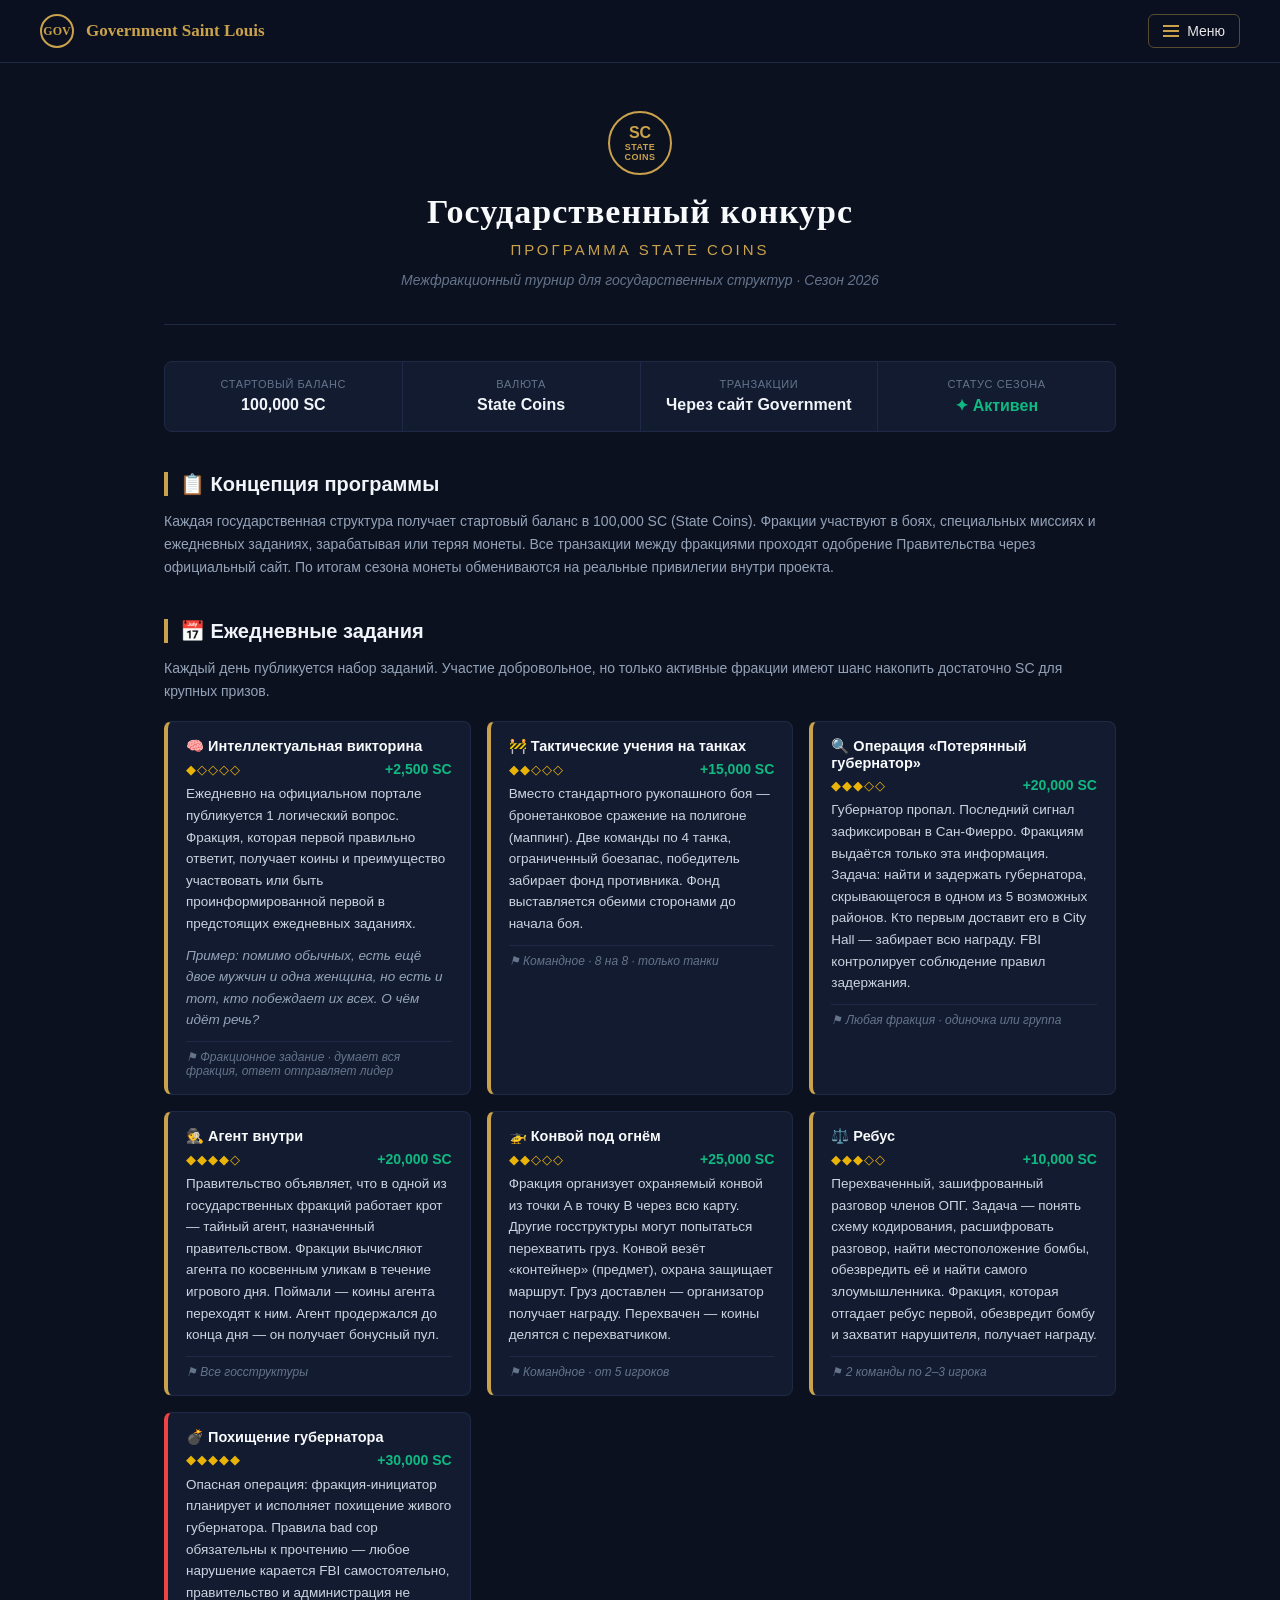
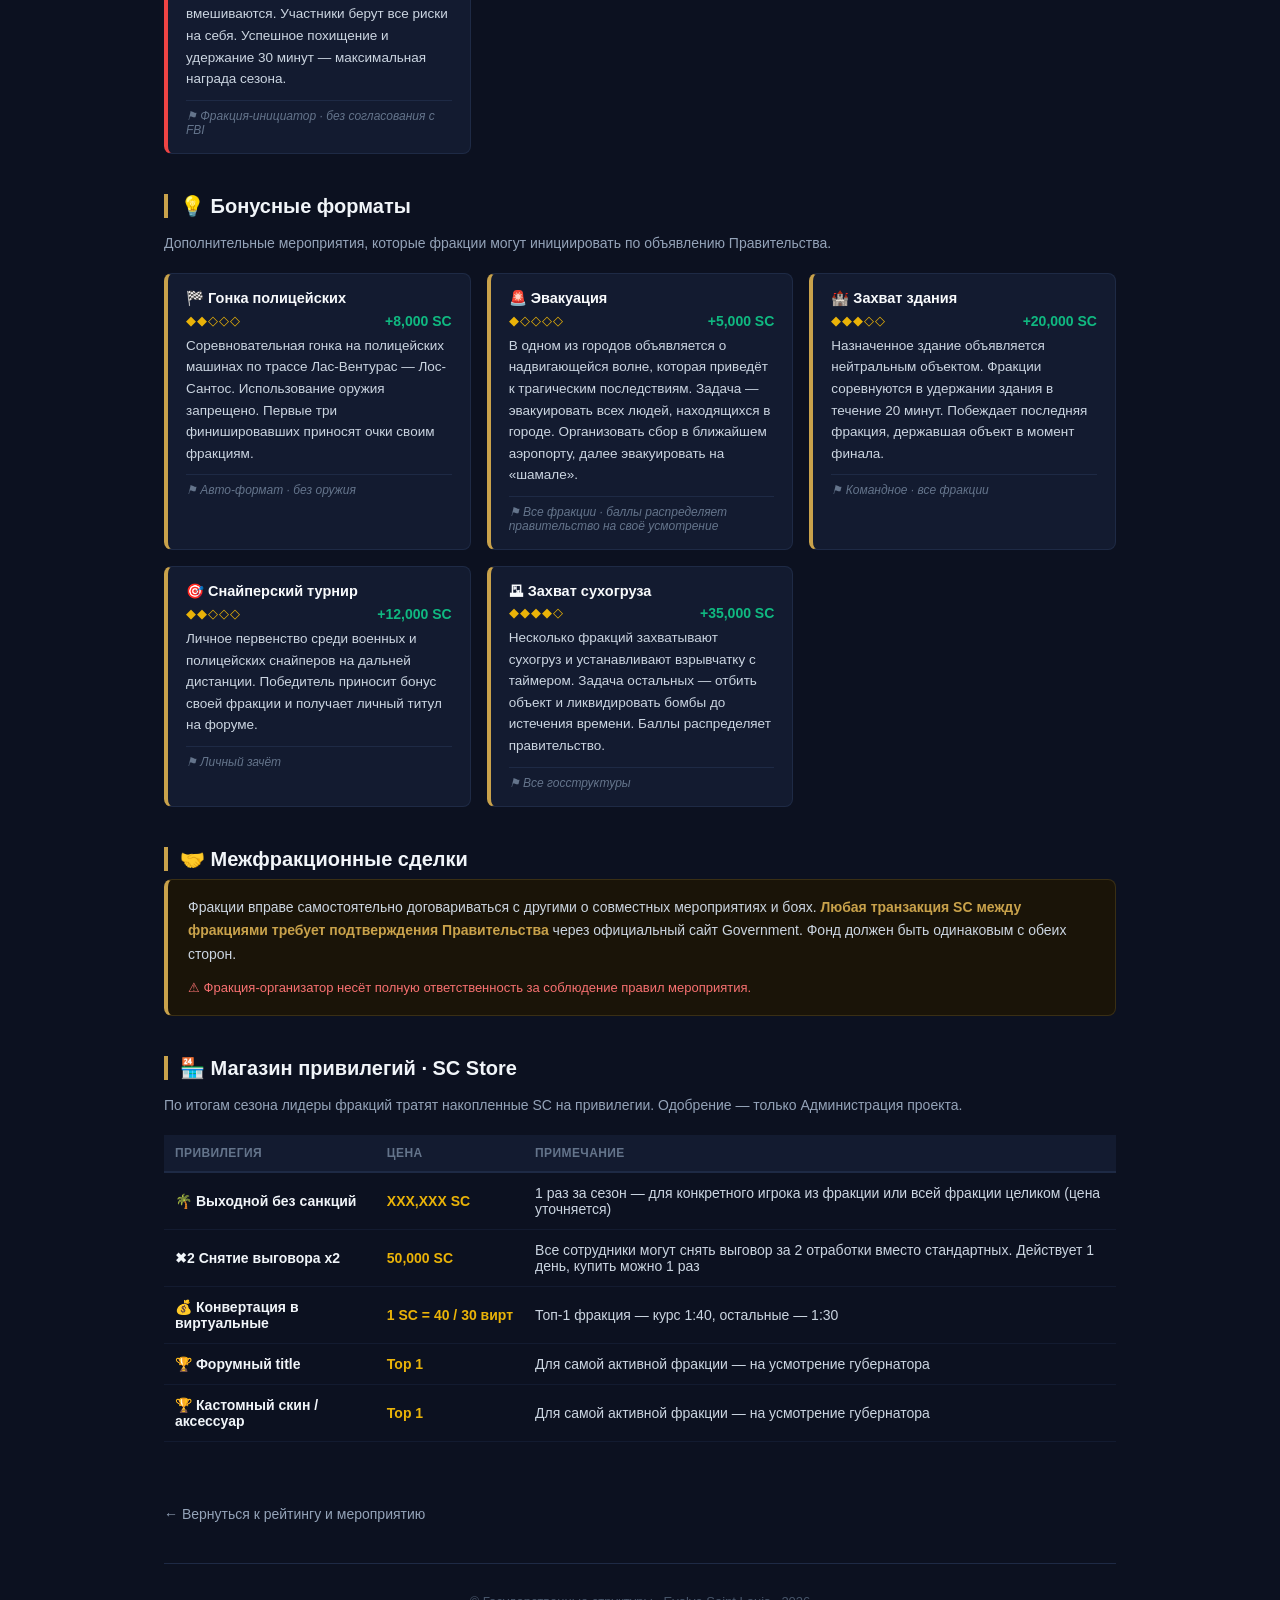
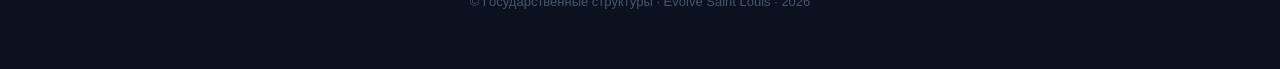
<file: sc-rules.html>
<!DOCTYPE html>
<html lang="ru">
<head>
    <meta charset="UTF-8">
    <meta name="viewport" content="width=device-width, initial-scale=1.0">
    <title>Правила программы State Coins | Government Saint Louis</title>
    <link rel="icon" type="image/x-icon" href="favicon.ico">
    <style>
        *, *::before, *::after { box-sizing: border-box; margin: 0; padding: 0; }

        body {
            background-color: #0c1120;
            color: #e2e8f0;
            font-family: 'Segoe UI', Roboto, Helvetica, Arial, sans-serif;
            min-height: 100vh;
        }

        /* NAVBAR */
        .navbar {
            display: flex;
            justify-content: space-between;
            align-items: center;
            background: rgba(12, 17, 32, 0.97);
            padding: 14px 40px;
            border-bottom: 1px solid #1e2a45;
            position: sticky; top: 0; z-index: 50;
        }
        .navbar-brand {
            display: flex; align-items: center; gap: 12px;
            font-family: Georgia, 'Times New Roman', serif;
            font-size: 17px; font-weight: bold; color: #C9A24B;
            text-decoration: none;
        }
        .navbar-brand .brand-seal {
            width: 34px; height: 34px; border-radius: 50%;
            border: 2px solid #C9A24B;
            display: flex; align-items: center; justify-content: center;
            font-size: 12px; font-weight: 900; color: #C9A24B;
        }
        /* Collapsible menu — same site-menu-wrap system as
           index.html / prosecutors.html / events.html, replacing
           the old flat .nav-links row entirely (not just below a
           breakpoint) so behavior is identical everywhere. */
        .site-menu-wrap { position: relative; display: flex; align-items: center; gap: 10px; }
        .site-menu-toggle {
            display: flex; align-items: center; gap: 8px; background: transparent; cursor: pointer;
            border: 1px solid rgba(201,162,75,0.4); border-radius: 6px; padding: 8px 14px;
            color: #e8e8e8; font-family: inherit; font-size: 14px;
        }
        .site-menu-toggle:hover { border-color: #C9A24B; }
        .site-menu-toggle .bars { display: flex; flex-direction: column; gap: 3px; }
        .site-menu-toggle .bars span { width: 16px; height: 2px; background: #C9A24B; display: block; }
        .site-menu-panel {
            position: absolute; top: calc(100% + 10px); right: 0; min-width: 240px;
            background: #11151d; border: 1px solid rgba(201,162,75,0.3); border-radius: 8px;
            padding: 8px; display: none; flex-direction: column; gap: 2px; z-index: 200;
            box-shadow: 0 12px 30px rgba(0,0,0,0.4);
        }
        .site-menu-panel.open { display: flex; }
        .site-menu-panel a {
            color: #ccc; text-decoration: none; padding: 10px 12px; border-radius: 6px; font-size: 14px;
        }
        .site-menu-panel a:hover { background: rgba(201,162,75,0.12); color: #C9A24B; }
        .site-menu-panel a.active { color: #C9A24B; font-weight: bold; }

        /* PAGE HEADER */
        .container { max-width: 1000px; margin: 0 auto; padding: 0 24px 60px; }

        .page-hero {
            text-align: center; padding: 48px 24px 36px;
            border-bottom: 1px solid #1e2a45; margin-bottom: 36px;
        }
        .page-hero .seal {
            width: 64px; height: 64px; border-radius: 50%;
            border: 2px solid #C9A24B; margin: 0 auto 18px;
            display: flex; align-items: center; justify-content: center;
            flex-direction: column; color: #C9A24B; font-weight: 800;
        }
        .page-hero .seal span { font-size: 9px; font-weight: 600; letter-spacing: 0.5px; }
        .page-hero h1 {
            font-family: Georgia, 'Times New Roman', serif;
            font-size: 34px; color: #f8fafc; letter-spacing: 1px; margin-bottom: 10px;
        }
        .page-hero .subtitle { color: #C9A24B; font-size: 15px; letter-spacing: 3px; text-transform: uppercase; margin-bottom: 14px; }
        .page-hero .season-line { color: #64748b; font-size: 14px; font-style: italic; }

        .back-link {
            display: inline-flex; align-items: center; gap: 6px;
            color: #94a3b8; text-decoration: none; font-size: 14px;
            margin: 24px 0 0; transition: color 0.2s;
        }
        .back-link:hover { color: #C9A24B; }

        /* Reused component styles */
        .program-stats-bar {
            display: grid; grid-template-columns: repeat(auto-fit, minmax(150px, 1fr));
            gap: 1px; background: #1e2a45; border-radius: 8px; overflow: hidden;
            border: 1px solid #1e2a45; margin-bottom: 40px;
        }
        .program-stat { background: #131b30; padding: 16px 18px; text-align: center; }
        .program-stat .ps-label { font-size: 11px; color: #64748b; text-transform: uppercase; letter-spacing: 0.6px; margin-bottom: 6px; }
        .program-stat .ps-value { font-size: 16px; font-weight: 800; color: #f1f5f9; }
        .program-stat.ps-active .ps-value { color: #10b981; }

        .pr-subsection { margin-bottom: 40px; }
        .pr-subsection h3 {
            color: #f1f5f9; font-size: 20px; margin-bottom: 8px;
            border-left: 4px solid #C9A24B; padding-left: 12px;
        }
        .pr-subsection .pr-lead { color: #94a3b8; font-size: 14px; margin: 14px 0 18px; line-height: 1.65; }

        .tasks-grid { display: grid; grid-template-columns: repeat(auto-fill, minmax(280px, 1fr)); gap: 16px; }
        .task-card {
            background: #131b30; border: 1px solid #1e2a45; border-left: 4px solid #C9A24B;
            border-radius: 8px; padding: 16px 18px;
        }
        .task-card.tier-danger { border-left-color: #ef4444; }
        .task-card-head { display: flex; justify-content: space-between; align-items: center; gap: 10px; margin-bottom: 6px; }
        .task-name { font-weight: 700; color: #f8fafc; font-size: 14.5px; }
        .task-diff { color: #eab308; font-size: 13px; letter-spacing: 1px; }
        .task-reward { color: #10b981; font-weight: 800; font-size: 14px; white-space: nowrap; }
        .task-desc { color: #cbd5e1; font-size: 13.5px; line-height: 1.6; margin-bottom: 10px; }
        .task-desc.task-example { font-style: italic; color: #94a3b8; }
        .task-tag { color: #64748b; font-size: 12px; font-style: italic; border-top: 1px solid #1e2a45; padding-top: 8px; }

        .deals-note {
            background: #1a1408; border: 1px solid #3a2f14; border-left: 4px solid #C9A24B;
            border-radius: 8px; padding: 16px 20px; color: #cbd5e1; font-size: 14px; line-height: 1.7;
        }
        .deals-note strong { color: #C9A24B; }
        .deals-warn { color: #f87171; font-size: 13px; margin-top: 10px; }

        .store-table-wrap { overflow-x: auto; }
        .store-table { width: 100%; border-collapse: collapse; font-size: 14px; }
        .store-table th { background: #131b30; color: #64748b; padding: 11px; border-bottom: 2px solid #1e2a45; text-align: left; font-size: 12px; text-transform: uppercase; letter-spacing: 0.4px; }
        .store-table td { padding: 12px 11px; border-bottom: 1px solid #131b30; color: #cbd5e1; }
        .store-table td.privilege-name { color: #f1f5f9; font-weight: 600; }
        .store-table td.privilege-price { color: #eab308; font-weight: 700; white-space: nowrap; }

        .page-footer {
            text-align: center; padding-top: 30px; border-top: 1px solid #1e2a45;
            color: #475569; font-size: 13px;
        }

        /* =============================================
           RESPONSIVE — this page had zero @media rules at all,
           unlike index.html / events.html / prosecutors.html which
           already break at 700px / 420px. Matching that convention
           here rather than inventing new breakpoints.
        ============================================= */
        @media (max-width: 700px) {
            .navbar { padding: 12px 16px; }
            .navbar-brand { font-size: 15px; }

            .container { padding: 0 14px 40px; }

            .page-hero { padding: 32px 14px 24px; margin-bottom: 24px; }
            .page-hero h1 { font-size: 26px; }
            .page-hero .subtitle { font-size: 13px; letter-spacing: 2px; }

            .program-stats-bar { grid-template-columns: repeat(2, 1fr); margin-bottom: 28px; }

            .pr-subsection { margin-bottom: 28px; }
            .pr-subsection h3 { font-size: 18px; }

            .tasks-grid { grid-template-columns: 1fr; gap: 12px; }
            .task-card { padding: 14px 16px; }

            .deals-note { padding: 14px 16px; font-size: 13px; }

            /* Lets the table scroll sideways within its own box on
               narrow screens instead of stretching the whole page
               out, same fix already applied to events.html. */
            .store-table-wrap { width: 100%; overflow-x: auto; -webkit-overflow-scrolling: touch; }
            .store-table { font-size: 13px; }
            .store-table th, .store-table td { padding: 9px 8px; }
        }

        @media (max-width: 420px) {
            .program-stats-bar { grid-template-columns: 1fr 1fr; }
            .page-hero h1 { font-size: 22px; }
            .page-hero .seal { width: 52px; height: 52px; }
        }
    </style>
</head>
<body>

    <nav class="navbar">
        <a href="index.html" class="navbar-brand">
            <div class="brand-seal">GOV</div>
            Government Saint Louis
        </a>
        <div class="site-menu-wrap">
            <button class="site-menu-toggle" id="site-menu-toggle" aria-haspopup="true" aria-expanded="false" aria-controls="site-menu-panel">
                <span class="bars"><span></span><span></span><span></span></span>
                Меню
            </button>
            <nav class="site-menu-panel" id="site-menu-panel">
                <a href="index.html">Главная</a>
                <a href="statements.html">Статусы заявлений</a>
                <a href="events.html">Мероприятие (SC)</a>
                <a href="sc-rules.html" class="active">Правила SC</a>
            </nav>
        </div>
    </nav>
    <script>
      (function () {
        const toggle = document.getElementById('site-menu-toggle');
        const panel  = document.getElementById('site-menu-panel');
        if (!toggle || !panel) return;
        toggle.addEventListener('click', (e) => {
          e.stopPropagation();
          const isOpen = panel.classList.toggle('open');
          toggle.setAttribute('aria-expanded', isOpen ? 'true' : 'false');
        });
        document.addEventListener('click', (e) => {
          if (!panel.contains(e.target) && !toggle.contains(e.target)) {
            panel.classList.remove('open');
            toggle.setAttribute('aria-expanded', 'false');
          }
        });
      })();
    </script>

    <div class="container">

        <div class="page-hero">
            <div class="seal">SC<span>STATE COINS</span></div>
            <h1>Государственный конкурс</h1>
            <div class="subtitle">Программа State Coins</div>
            <div class="season-line">Межфракционный турнир для государственных структур · Сезон 2026</div>
        </div>


            <div class="program-stats-bar">
                <div class="program-stat">
                    <div class="ps-label">Стартовый баланс</div>
                    <div class="ps-value">100,000 SC</div>
                </div>
                <div class="program-stat">
                    <div class="ps-label">Валюта</div>
                    <div class="ps-value">State Coins</div>
                </div>
                <div class="program-stat">
                    <div class="ps-label">Транзакции</div>
                    <div class="ps-value">Через сайт Government</div>
                </div>
                <div class="program-stat ps-active">
                    <div class="ps-label">Статус сезона</div>
                    <div class="ps-value">✦ Активен</div>
                </div>
            </div>

            <div class="pr-subsection">
                <h3>📋 Концепция программы</h3>
                <p class="pr-lead">Каждая государственная структура получает стартовый баланс в 100,000 SC (State Coins). Фракции участвуют в боях, специальных миссиях и ежедневных заданиях, зарабатывая или теряя монеты. Все транзакции между фракциями проходят одобрение Правительства через официальный сайт. По итогам сезона монеты обмениваются на реальные привилегии внутри проекта.</p>
            </div>

            <div class="pr-subsection">
                <h3>📅 Ежедневные задания</h3>
                <p class="pr-lead">Каждый день публикуется набор заданий. Участие добровольное, но только активные фракции имеют шанс накопить достаточно SC для крупных призов.</p>
                <div class="tasks-grid">

                    <div class="task-card">
                        <div class="task-card-head">
                            <span class="task-name">🧠 Интеллектуальная викторина</span>
                        </div>
                        <div class="task-card-head">
                            <span class="task-diff">◆◇◇◇◇</span>
                            <span class="task-reward">+2,500 SC</span>
                        </div>
                        <p class="task-desc">Ежедневно на официальном портале публикуется 1 логический вопрос. Фракция, которая первой правильно ответит, получает коины и преимущество участвовать или быть проинформированной первой в предстоящих ежедневных заданиях.</p>
                        <p class="task-desc task-example">Пример: помимо обычных, есть ещё двое мужчин и одна женщина, но есть и тот, кто побеждает их всех. О чём идёт речь?</p>
                        <div class="task-tag">⚑ Фракционное задание · думает вся фракция, ответ отправляет лидер</div>
                    </div>

                    <div class="task-card">
                        <div class="task-card-head">
                            <span class="task-name">🚧 Тактические учения на танках</span>
                        </div>
                        <div class="task-card-head">
                            <span class="task-diff">◆◆◇◇◇</span>
                            <span class="task-reward">+15,000 SC</span>
                        </div>
                        <p class="task-desc">Вместо стандартного рукопашного боя — бронетанковое сражение на полигоне (маппинг). Две команды по 4 танка, ограниченный боезапас, победитель забирает фонд противника. Фонд выставляется обеими сторонами до начала боя.</p>
                        <div class="task-tag">⚑ Командное · 8 на 8 · только танки</div>
                    </div>

                    <div class="task-card">
                        <div class="task-card-head">
                            <span class="task-name">🔍 Операция «Потерянный губернатор»</span>
                        </div>
                        <div class="task-card-head">
                            <span class="task-diff">◆◆◆◇◇</span>
                            <span class="task-reward">+20,000 SC</span>
                        </div>
                        <p class="task-desc">Губернатор пропал. Последний сигнал зафиксирован в Сан-Фиерро. Фракциям выдаётся только эта информация. Задача: найти и задержать губернатора, скрывающегося в одном из 5 возможных районов. Кто первым доставит его в City Hall — забирает всю награду. FBI контролирует соблюдение правил задержания.</p>
                        <div class="task-tag">⚑ Любая фракция · одиночка или группа</div>
                    </div>

                    <div class="task-card">
                        <div class="task-card-head">
                            <span class="task-name">🕵 Агент внутри</span>
                        </div>
                        <div class="task-card-head">
                            <span class="task-diff">◆◆◆◆◇</span>
                            <span class="task-reward">+20,000 SC</span>
                        </div>
                        <p class="task-desc">Правительство объявляет, что в одной из государственных фракций работает крот — тайный агент, назначенный правительством. Фракции вычисляют агента по косвенным уликам в течение игрового дня. Поймали — коины агента переходят к ним. Агент продержался до конца дня — он получает бонусный пул.</p>
                        <div class="task-tag">⚑ Все госструктуры</div>
                    </div>

                    <div class="task-card">
                        <div class="task-card-head">
                            <span class="task-name">🚁 Конвой под огнём</span>
                        </div>
                        <div class="task-card-head">
                            <span class="task-diff">◆◆◇◇◇</span>
                            <span class="task-reward">+25,000 SC</span>
                        </div>
                        <p class="task-desc">Фракция организует охраняемый конвой из точки A в точку B через всю карту. Другие госструктуры могут попытаться перехватить груз. Конвой везёт «контейнер» (предмет), охрана защищает маршрут. Груз доставлен — организатор получает награду. Перехвачен — коины делятся с перехватчиком.</p>
                        <div class="task-tag">⚑ Командное · от 5 игроков</div>
                    </div>

                    <div class="task-card">
                        <div class="task-card-head">
                            <span class="task-name">⚖️ Ребус</span>
                        </div>
                        <div class="task-card-head">
                            <span class="task-diff">◆◆◆◇◇</span>
                            <span class="task-reward">+10,000 SC</span>
                        </div>
                        <p class="task-desc">Перехваченный, зашифрованный разговор членов ОПГ. Задача — понять схему кодирования, расшифровать разговор, найти местоположение бомбы, обезвредить её и найти самого злоумышленника. Фракция, которая отгадает ребус первой, обезвредит бомбу и захватит нарушителя, получает награду.</p>
                        <div class="task-tag">⚑ 2 команды по 2–3 игрока</div>
                    </div>

                    <div class="task-card tier-danger">
                        <div class="task-card-head">
                            <span class="task-name">💣 Похищение губернатора</span>
                        </div>
                        <div class="task-card-head">
                            <span class="task-diff">◆◆◆◆◆</span>
                            <span class="task-reward">+30,000 SC</span>
                        </div>
                        <p class="task-desc">Опасная операция: фракция-инициатор планирует и исполняет похищение живого губернатора. Правила bad cop обязательны к прочтению — любое нарушение карается FBI самостоятельно, правительство и администрация не вмешиваются. Участники берут все риски на себя. Успешное похищение и удержание 30 минут — максимальная награда сезона.</p>
                        <div class="task-tag">⚑ Фракция-инициатор · без согласования с FBI</div>
                    </div>

                </div>
            </div>

            <div class="pr-subsection">
                <h3>💡 Бонусные форматы</h3>
                <p class="pr-lead">Дополнительные мероприятия, которые фракции могут инициировать по объявлению Правительства.</p>
                <div class="tasks-grid">

                    <div class="task-card">
                        <div class="task-card-head"><span class="task-name">🏁 Гонка полицейских</span></div>
                        <div class="task-card-head">
                            <span class="task-diff">◆◆◇◇◇</span>
                            <span class="task-reward">+8,000 SC</span>
                        </div>
                        <p class="task-desc">Соревновательная гонка на полицейских машинах по трассе Лас-Вентурас — Лос-Сантос. Использование оружия запрещено. Первые три финишировавших приносят очки своим фракциям.</p>
                        <div class="task-tag">⚑ Авто-формат · без оружия</div>
                    </div>

                    <div class="task-card">
                        <div class="task-card-head"><span class="task-name">🚨 Эвакуация</span></div>
                        <div class="task-card-head">
                            <span class="task-diff">◆◇◇◇◇</span>
                            <span class="task-reward">+5,000 SC</span>
                        </div>
                        <p class="task-desc">В одном из городов объявляется о надвигающейся волне, которая приведёт к трагическим последствиям. Задача — эвакуировать всех людей, находящихся в городе. Организовать сбор в ближайшем аэропорту, далее эвакуировать на «шамале».</p>
                        <div class="task-tag">⚑ Все фракции · баллы распределяет правительство на своё усмотрение</div>
                    </div>

                    <div class="task-card">
                        <div class="task-card-head"><span class="task-name">🏰 Захват здания</span></div>
                        <div class="task-card-head">
                            <span class="task-diff">◆◆◆◇◇</span>
                            <span class="task-reward">+20,000 SC</span>
                        </div>
                        <p class="task-desc">Назначенное здание объявляется нейтральным объектом. Фракции соревнуются в удержании здания в течение 20 минут. Побеждает последняя фракция, державшая объект в момент финала.</p>
                        <div class="task-tag">⚑ Командное · все фракции</div>
                    </div>

                    <div class="task-card">
                        <div class="task-card-head"><span class="task-name">🎯 Снайперский турнир</span></div>
                        <div class="task-card-head">
                            <span class="task-diff">◆◆◇◇◇</span>
                            <span class="task-reward">+12,000 SC</span>
                        </div>
                        <p class="task-desc">Личное первенство среди военных и полицейских снайперов на дальней дистанции. Победитель приносит бонус своей фракции и получает личный титул на форуме.</p>
                        <div class="task-tag">⚑ Личный зачёт</div>
                    </div>

                    <div class="task-card">
                        <div class="task-card-head"><span class="task-name">🗳 Захват сухогруза</span></div>
                        <div class="task-card-head">
                            <span class="task-diff">◆◆◆◆◇</span>
                            <span class="task-reward">+35,000 SC</span>
                        </div>
                        <p class="task-desc">Несколько фракций захватывают сухогруз и устанавливают взрывчатку с таймером. Задача остальных — отбить объект и ликвидировать бомбы до истечения времени. Баллы распределяет правительство.</p>
                        <div class="task-tag">⚑ Все госструктуры</div>
                    </div>

                </div>
            </div>

            <div class="pr-subsection">
                <h3>🤝 Межфракционные сделки</h3>
                <div class="deals-note">
                    Фракции вправе самостоятельно договариваться с другими о совместных мероприятиях и боях. <strong>Любая транзакция SC между фракциями требует подтверждения Правительства</strong> через официальный сайт Government. Фонд должен быть одинаковым с обеих сторон.
                    <div class="deals-warn">⚠ Фракция-организатор несёт полную ответственность за соблюдение правил мероприятия.</div>
                </div>
            </div>

            <div class="pr-subsection">
                <h3>🏪 Магазин привилегий · SC Store</h3>
                <p class="pr-lead">По итогам сезона лидеры фракций тратят накопленные SC на привилегии. Одобрение — только Администрация проекта.</p>
                <div class="store-table-wrap">
                    <table class="store-table">
                        <thead>
                            <tr>
                                <th>Привилегия</th>
                                <th>Цена</th>
                                <th>Примечание</th>
                            </tr>
                        </thead>
                        <tbody>
                            <tr>
                                <td class="privilege-name">🌴 Выходной без санкций</td>
                                <td class="privilege-price">XXX,XXX SC</td>
                                <td>1 раз за сезон — для конкретного игрока из фракции или всей фракции целиком (цена уточняется)</td>
                            </tr>
                            <tr>
                                <td class="privilege-name">✖2 Снятие выговора x2</td>
                                <td class="privilege-price">50,000 SC</td>
                                <td>Все сотрудники могут снять выговор за 2 отработки вместо стандартных. Действует 1 день, купить можно 1 раз</td>
                            </tr>
                            <tr>
                                <td class="privilege-name">💰 Конвертация в виртуальные</td>
                                <td class="privilege-price">1 SC = 40 / 30 вирт</td>
                                <td>Топ-1 фракция — курс 1:40, остальные — 1:30</td>
                            </tr>
                            <tr>
                                <td class="privilege-name">🏆 Форумный title</td>
                                <td class="privilege-price">Top 1</td>
                                <td>Для самой активной фракции — на усмотрение губернатора</td>
                            </tr>
                            <tr>
                                <td class="privilege-name">🏆 Кастомный скин / аксессуар</td>
                                <td class="privilege-price">Top 1</td>
                                <td>Для самой активной фракции — на усмотрение губернатора</td>
                            </tr>
                        </tbody>
                    </table>
                </div>
            </div>

        <a href="events.html" class="back-link">← Вернуться к рейтингу и мероприятию</a>

        <div class="page-footer" style="margin-top: 40px;">
            © Государственные структуры · Evolve Saint Louis · 2026
        </div>

    </div>
</body>
</html>
</file>
